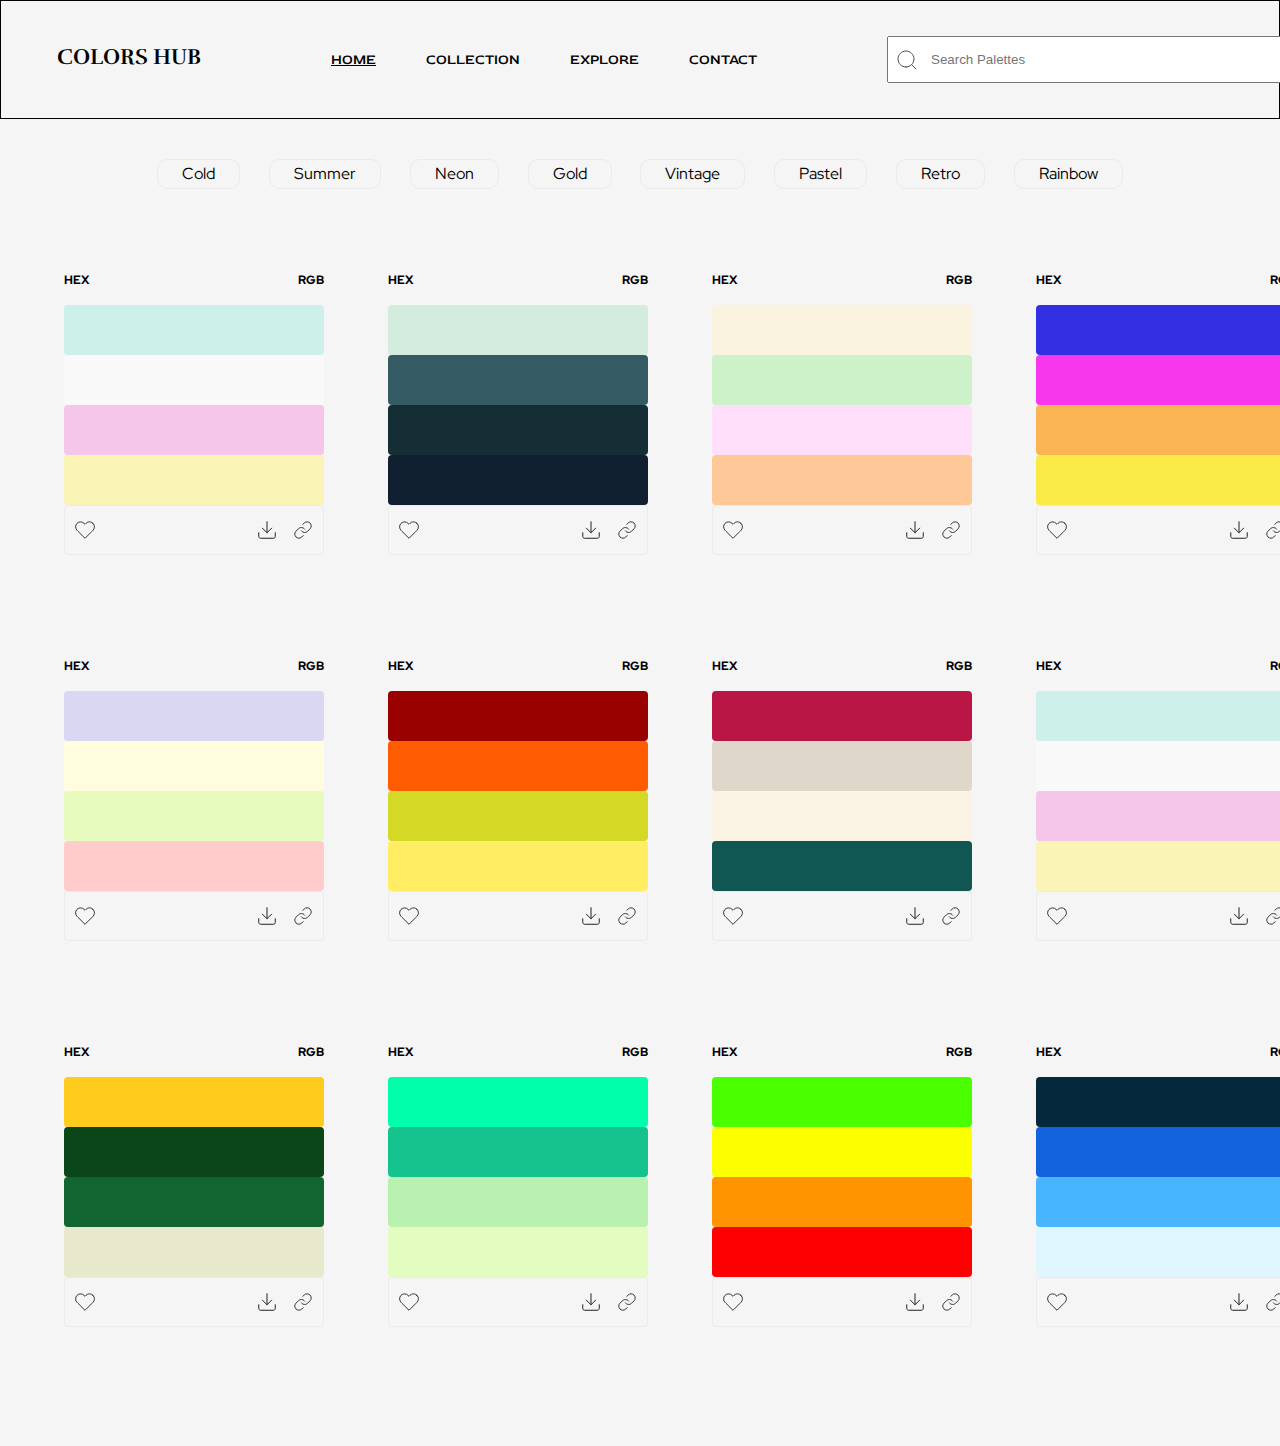
<file: index.html>
<!DOCTYPE html>
<html lang="en">
<head>
    <meta charset="UTF-8">
    <meta http-equiv="X-UA-Compatible" content="IE=edge">
    <meta name="viewport" content="width=device-width, initial-scale=1.0">
    <link rel="stylesheet" href="static/css/reset.css">
    <link rel="stylesheet" href="static/css/style.css">
    <title>home</title>
</head>
<body>
    <header>
        <nav class="nav-bar">
            <div class="header-logo">
                <h2>
                    <a href="index.html">
                        COLORS HUB
                    </a>
                </h2>
            </div>
            <div class="nav-grid">
                <ul>
                    <li>
                        <a class="active" href="index.html">
                            home
                        </a>
                    </li>
                    <li>
                        <a href="collection.html">
                            collection
                        </a>
                    </li>
                    <li>
                        <a href="#">
                            explore
                        </a>
                    </li>
                    <li>
                        <a href="#">
                            contact
                        </a>
                    </li>
                </ul>
            </div>
            <div class="search">
                <div class="search-grid">
                    <span class="search-icon-span">
                        <img class="search-icon" src="static/images/icons/search.svg" alt="search-icon">
                    </span>
                    <input class="search-input" type="search" placeholder="Search Palettes">
                </div>
            </div>
        </nav>
    </header>
    <main>
        <div class="container">
            <ul class="color-theme">
                <li>
                    cold
                </li>
                <li>
                    summer
                </li>
                <li>
                    neon
                </li>
                <li>
                    gold
                </li>
                <li>
                    vintage
                </li>
                <li>
                    pastel
                </li>
                <li>
                    retro
                </li>
                <li>
                    rainbow
                </li>
            </ul>
        </div>
        <div class="container-home">
            <div>
                <div class="color-div">
                    <ul>
                        <li>
                            hex
                        </li>
                        <li class="rgb">
                            rgb
                        </li>
                    </ul>
                </div>
                
                <div class="color-div-2">
                    <div class="color-1">
                        <div class="overlay">
                            <span class="hex-1" >
                                #CDF0EA
                            </span>
                            <span class="rgb-1">
                                205, 240, 234
                            </span>
                        </div>
                    </div>
                    
                    <div class="color-2">
                        <div class="overlay">
                            <span class="hex-1">
                                #F9F9F9
                            </span>
                            <span class="rgb-1">
                                249, 249, 249
                            </span>
                        </div>
                    </div>
                    
                    <div class="color-3">
                        <div class="overlay">
                            <span class="hex-1">
                                #F6C6EA 
                            </span>
                            <span class="rgb-1">
                                246, 198, 234
                            </span>
                        </div>
                    </div>
                    
                    <div class="color-4">
                        <div class="overlay">
                            <span class="hex-1">
                                #FAF4B7
                            </span>
                            <span class="rgb-1">
                                250, 244, 183
                            </span>
                        </div>
                    </div>
                </div>
                <div class="icons">
                    <img src="static/images/icons/heart-icon.svg" alt="heart-icon">
                    <img src="static/images/icons/Download.svg" alt="download-icon">
                    <img src="static/images/icons/Link.svg" alt="link-icon">
                </div>
            </div>
            <div>
                <div class="color-div">
                    <ul>
                        <li>
                            hex
                        </li>
                        <li class="rgb">
                            rgb
                        </li>
                    </ul>
                </div>
                
                <div class="color-div-2">
                    <div class="color-5">
                        <div class="overlay">
                            <span class="hex-1">
                                #D4ECDD
                            </span>
                            <span class="rgb-1">
                                212, 236, 221
                            </span>
                        </div>
                    </div>
                    <div class="color-6">
                        <div class="overlay">
                            <span class="hex-1">
                                #345B63;
                            </span>
                            <span class="rgb-1">
                                52, 91, 99
                            </span>
                        </div>
                    </div>
                    <div class="color-7">
                        <div class="overlay">
                            <span class="hex-1">
                                #152D35
                            </span>
                            <span class="rgb-1">
                                21, 45, 53
                            </span>
                        </div>
                    </div>
                    <div class="color-8">
                        <div class="overlay">
                            <span class="hex-1">
                                #112031                           </span>
                            <span class="rgb-1">
                                17, 32, 49
                            </span>
                        </div>
                    </div>
                </div>
                <div class="icons">
                    <img src="static/images/icons/heart-icon.svg" alt="heart-icon">
                    <img src="static/images/icons/Download.svg" alt="download-icon">
                    <img src="static/images/icons/Link.svg" alt="link-icon">
                </div>
            </div>
            <div>
                <div class="color-div">
                    <ul>
                        <li>
                            hex
                        </li>
                        <li class="rgb">
                            rgb
                        </li>
                    </ul>
                </div>
                
                <div class="color-div-2">
                    <div class="color-9">
                        <div class="overlay">
                            <span class="hex-1">
                                #F9F3DF                           </span>
                            <span class="rgb-1">
                                249, 243, 223
                            </span>
                        </div> 
                    </div>
                    <div class="color-10">
                        <div class="overlay">
                            <span class="hex-1">
                                #CDF2CA                          </span>
                            <span class="rgb-1">
                                205, 242, 202
                            </span>
                        </div>
                    </div>
                    <div class="color-11">
                        <div class="overlay">
                            <span class="hex-1">
                                #FFDEFA                          </span>
                            <span class="rgb-1">
                                255, 222, 250
                            </span>
                        </div>
                    </div>
                    <div class="color-12">
                        <div class="overlay">
                            <span class="hex-1">
                                #FFC898                          </span>
                            <span class="rgb-1">
                                255, 200, 152
                            </span>
                        </div>
                    </div>
                </div>
                <div class="icons">
                    <img src="static/images/icons/heart-icon.svg" alt="heart-icon">
                    <img src="static/images/icons/Download.svg" alt="download-icon">
                    <img src="static/images/icons/Link.svg" alt="link-icon">
                </div>
            </div>
            <div>
                <div class="color-div">
                    <ul>
                        <li>
                            hex
                        </li>
                        <li class="rgb">
                            rgb
                        </li>
                    </ul>
                </div>
                
                <div class="color-div-2">
                    <div class="color-13">
                        <div class="overlay">
                            <span class="hex-1">
                                #3330E4                        </span>
                            <span class="rgb-1">
                                51, 48, 228
                            </span>
                        </div>
                    </div>
                    <div class="color-14">
                        <div class="overlay">
                            <span class="hex-1">
                                #F637EC                         </span>
                            <span class="rgb-1">
                                246, 55, 236
                            </span>
                        </div>
                    </div> 
                    <div class="color-15">
                        <div class="overlay">
                            <span class="hex-1">
                                #FBB454                         </span>
                            <span class="rgb-1">
                                251, 180, 84
                            </span>
                        </div>
                    </div>
                    <div class="color-16">
                        <div class="overlay">
                            <span class="hex-1">
                                #FAEA48                          </span>
                            <span class="rgb-1">
                                250, 234, 72
                            </span>
                        </div>
                    </div>
                </div>
                <div class="icons">
                    <img src="static/images/icons/heart-icon.svg" alt="heart-icon">
                    <img src="static/images/icons/Download.svg" alt="download-icon">
                    <img src="static/images/icons/Link.svg" alt="link-icon">
                </div>
            </div>
            <div>
                <div class="color-div">
                    <ul>
                        <li>
                            hex
                        </li>
                        <li class="rgb">
                            rgb
                        </li>
                    </ul>
                </div>
                
                <div class="color-div-2">
                    <div class="color-17">
                        <div class="overlay">
                            <span class="hex-1">
                                #D9D7F1                          </span>
                            <span class="rgb-1">
                                217, 215, 241
                            </span>
                        </div>
                    </div>
                    <div class="color-18">
                        <div class="overlay">
                            <span class="hex-1">
                                #FFFDDE                          </span>
                            <span class="rgb-1">
                                255, 253, 222
                            </span>
                        </div>
                    </div>
                    <div class="color-19">
                        <div class="overlay">
                            <span class="hex-1">
                                #E7FBBE                         </span>
                            <span class="rgb-1">
                                231, 251, 190
                            </span>
                        </div>
                    </div>
                    <div class="color-20">
                        <div class="overlay">
                            <span class="hex-1">                   
                                #FFCBCB
                            </span>
                            <span class="rgb-1">
                                250, 234, 72
                            </span>
                        </div>
                    </div>
                </div>
                <div class="icons">
                    <img src="static/images/icons/heart-icon.svg" alt="heart-icon">
                    <img src="static/images/icons/Download.svg" alt="download-icon">
                    <img src="static/images/icons/Link.svg" alt="link-icon">
                </div>
            </div>
            <div>
                <div class="color-div">
                    <ul>
                        <li>
                            hex
                        </li>
                        <li class="rgb">
                            rgb
                        </li>
                    </ul>
                </div>
                
                <div class="color-div-2">
                    <div class="color-21">
                        <div class="overlay">
                            <span class="hex-1">                   
                                #990000
                            </span>
                            <span class="rgb-1">
                                153, 0, 0
                            </span>
                        </div>
                    </div>
                    <div class="color-22">
                        <div class="overlay">
                            <span class="hex-1">                   
                                #FF5B00
                            </span>
                            <span class="rgb-1">
                                255, 91, 0
                            </span>
                        </div>
                    </div>
                    <div class="color-23">
                        <div class="overlay">
                            <span class="hex-1">                   
                                #D4D925
                            </span>
                            <span class="rgb-1">
                                212, 217, 37
                            </span>
                    </div></div>
                    <div class="color-24">
                        <div class="overlay">
                            <span class="hex-1">                   
                                #FFEE63
                            </span>
                            <span class="rgb-1">
                                255, 238, 99
                            </span>
                        </div>
                    </div>
                </div>
                <div class="icons">
                    <img src="static/images/icons/heart-icon.svg" alt="heart-icon">
                    <img src="static/images/icons/Download.svg" alt="download-icon">
                    <img src="static/images/icons/Link.svg" alt="link-icon">
                </div>
            </div>
            <div>
                <div class="color-div">
                    <ul>
                        <li>
                            hex
                        </li>
                        <li class="rgb">
                            rgb
                        </li>
                    </ul>
                </div>
                
                <div class="color-div-2">
                    <div class="color-25">
                        <div class="overlay">
                            <span class="hex-1">                   
                                #B91646
                            </span>
                            <span class="rgb-1">
                                185, 22, 70
                            </span>
                        </div>
                    </div>
                    <div class="color-26">
                        <div class="overlay">
                            <span class="hex-1">                   
                                #DFD8CA
                            </span>
                            <span class="rgb-1">
                                223, 216, 202
                            </span>
                        </div>
                    </div>
                    <div class="color-27">
                        <div class="overlay">
                            <span class="hex-1">                   
                                #FBF3E4
                            </span>
                            <span class="rgb-1">
                                251, 243, 228
                            </span>
                        </div>
                    </div>
                    <div class="color-28">
                        <div class="overlay">
                            <span class="hex-1">                   
                                #105652
                            </span>
                            <span class="rgb-1">
                                16, 86, 82
                            </span>
                        </div>
                    </div>
                </div>
                <div class="icons">
                    <img src="static/images/icons/heart-icon.svg" alt="heart-icon">
                    <img src="static/images/icons/Download.svg" alt="download-icon">
                    <img src="static/images/icons/Link.svg" alt="link-icon">
                </div>
            </div>
            <div>
                <div class="color-div">
                    <ul>
                        <li>
                            hex
                        </li>
                        <li class="rgb">
                            rgb
                        </li>
                    </ul>
                </div>
                <!-- same color as first one -->
                <div class="color-div-2">
                    <div class="color-1">
                        <div class="overlay">
                            <span class="hex-1" >
                                #CDF0EA
                            </span>
                            <span class="rgb-1">
                                205, 240, 234
                            </span>
                        </div>
                    </div>
                    
                    <div class="color-2">
                        <div class="overlay">
                            <span class="hex-1">
                                #F9F9F9
                            </span>
                            <span class="rgb-1">
                                249, 249, 249
                            </span>
                        </div>
                    </div>
                    
                    <div class="color-3">
                        <div class="overlay">
                            <span class="hex-1">
                                #F6C6EA 
                            </span>
                            <span class="rgb-1">
                                246, 198, 234
                            </span>
                        </div>
                    </div>
                    
                    <div class="color-4">
                        <div class="overlay">
                            <span class="hex-1">
                                #FAF4B7
                            </span>
                            <span class="rgb-1">
                                250, 244, 183
                            </span>
                        </div>
                    </div>
                </div>
                <div class="icons">
                    <img src="static/images/icons/heart-icon.svg" alt="heart-icon">
                    <img src="static/images/icons/Download.svg" alt="download-icon">
                    <img src="static/images/icons/Link.svg" alt="link-icon">
                </div>
            </div>
            <div>
                <div class="color-div">
                    <ul>
                        <li>
                            hex
                        </li>
                        <li class="rgb">
                            rgb
                        </li>
                    </ul>
                </div>
                
                <div class="color-div-2">
                    <div class="color-29">
                        <div class="overlay">
                            <span class="hex-1">
                                #FFCC1D
                            </span>
                            <span class="rgb-1">
                                255, 204, 29
                            </span>
                        </div>
                    </div>
                    <div class="color-30">
                        <div class="overlay">
                            <span class="hex-1">
                                #0B4619
                            </span>
                            <span class="rgb-1">
                                11, 70, 25
                            </span>
                        </div>
                    </div>
                    <div class="color-31">
                        <div class="overlay">
                            <span class="hex-1">
                                #116530
                            </span>
                            <span class="rgb-1">
                                17, 101, 48
                            </span>
                        </div>
                    </div>
                    <div class="color-32">
                        <div class="overlay">
                            <span class="hex-1">
                                #E8E8CC
                            </span>
                            <span class="rgb-1">
                                232, 232, 204
                            </span>
                        </div>
                    </div>
                </div>
                <div class="icons">
                    <img src="static/images/icons/heart-icon.svg" alt="heart-icon">
                    <img src="static/images/icons/Download.svg" alt="download-icon">
                    <img src="static/images/icons/Link.svg" alt="link-icon">
                </div>
            </div>
            <div>
                <div class="color-div">
                    <ul>
                        <li>
                            hex
                        </li>
                        <li class="rgb">
                            rgb
                        </li>
                    </ul>
                </div>
                
                <div class="color-div-2">
                    <div class="color-33">
                        <div class="overlay">
                            <span class="hex-1">
                                #00FFAB
                            </span>
                            <span class="rgb-1">
                                205, 240, 234
                            </span>
                        </div>
                    </div>
                    <div class="color-34">
                        <div class="overlay">
                            <span class="hex-1"> 
                                #14C38E
                            </span>
                            <span class="rgb-1">
                                249, 249, 249
                            </span>
                        </div>
                    </div>
                    <div class="color-35">
                        <div class="overlay">
                            <span class="hex-1">
                                #B8F1B0
                            </span>
                            <span class="rgb-1">
                                246, 198, 234
                            </span>
                        </div>
                    </div>
                    <div class="color-36">
                        <div class="overlay">
                            <span class="hex-1">   
                                #E3FCBF
                            </span>
                            <span class="rgb-1">
                                250, 244, 183
                            </span>
                        </div>
                    </div>
                </div>
                <div class="icons">
                    <img src="static/images/icons/heart-icon.svg" alt="heart-icon">
                    <img src="static/images/icons/Download.svg" alt="download-icon">
                    <img src="static/images/icons/Link.svg" alt="link-icon">
                </div>
            </div>
            <div>
                <div class="color-div">
                    <ul>
                        <li>
                            hex
                        </li>
                        <li class="rgb">
                            rgb
                        </li>
                    </ul>
                </div>
                
                <div class="color-div-2">
                    <div class="color-37">
                        <div class="overlay">
                            <span class="hex-1">   
                                #49FF00
                            </span>
                            <span class="rgb-1">
                                73, 255, 0
                            </span>
                        </div>
                    </div>
                    <div class="color-38">
                        <div class="overlay">
                            <span class="hex-1"> 
                                #FBFF00
                            </span>
                            <span class="rgb-1">
                                251, 255, 0
                            </span>
                        </div>
                    </div>
                    <div class="color-39">
                        <div class="overlay">
                            <span class="hex-1">   
                                #FF9300
                            </span>
                            <span class="rgb-1">
                                255, 147, 0
                            </span>
                        </div>
                    </div>
                    <div class="color-40">
                        <div class="overlay">
                            <span class="hex-1">   
                                #FF0000
                            </span>
                            <span class="rgb-1">
                                255, 0, 0
                            </span>
                        </div>
                    </div>
                </div>
                <div class="icons">
                    <img src="static/images/icons/heart-icon.svg" alt="heart-icon">
                    <img src="static/images/icons/Download.svg" alt="download-icon">
                    <img src="static/images/icons/Link.svg" alt="link-icon">
                </div>
            </div>
            <div>
                <div class="color-div">
                    <ul>
                        <li>
                            hex
                        </li>
                        <li class="rgb">
                            rgb
                        </li>
                    </ul>
                </div>
                
                <div class="color-div-2">
                    <div class="color-41">
                        <div class="overlay">
                            <span class="hex-1">   
                                #06283D
                            </span>
                            <span class="rgb-1">
                                6, 40, 61
                            </span>
                        </div>
                    </div>
                    <div class="color-42">
                        <div class="overlay">
                            <span class="hex-1">   
                                #1363DF
                            </span>
                            <span class="rgb-1">
                                71, 181, 255
                            </span>
                        </div>
                    </div>
                    <div class="color-43">
                        <div class="overlay">
                            <span class="hex-1">   
                                #47B5FF
                            </span>
                            <span class="rgb-1">
                                19, 99, 223
                            </span>
                        </div>
                    </div>
                    <div class="color-44">
                        <div class="overlay">
                            <span class="hex-1">   
                                #DFF6FF
                            </span>
                            <span class="rgb-1">
                                223, 246, 255
                            </span>
                        </div>
                    </div>
                </div>
                <div class="icons">
                    <img src="static/images/icons/heart-icon.svg" alt="heart-icon">
                    <img src="static/images/icons/Download.svg" alt="download-icon">
                    <img src="static/images/icons/Link.svg" alt="link-icon">
                </div>
            </div>
        </div>
    </main>
    <script src="js/javascript.js"></script>
</body>
</html>
</file>
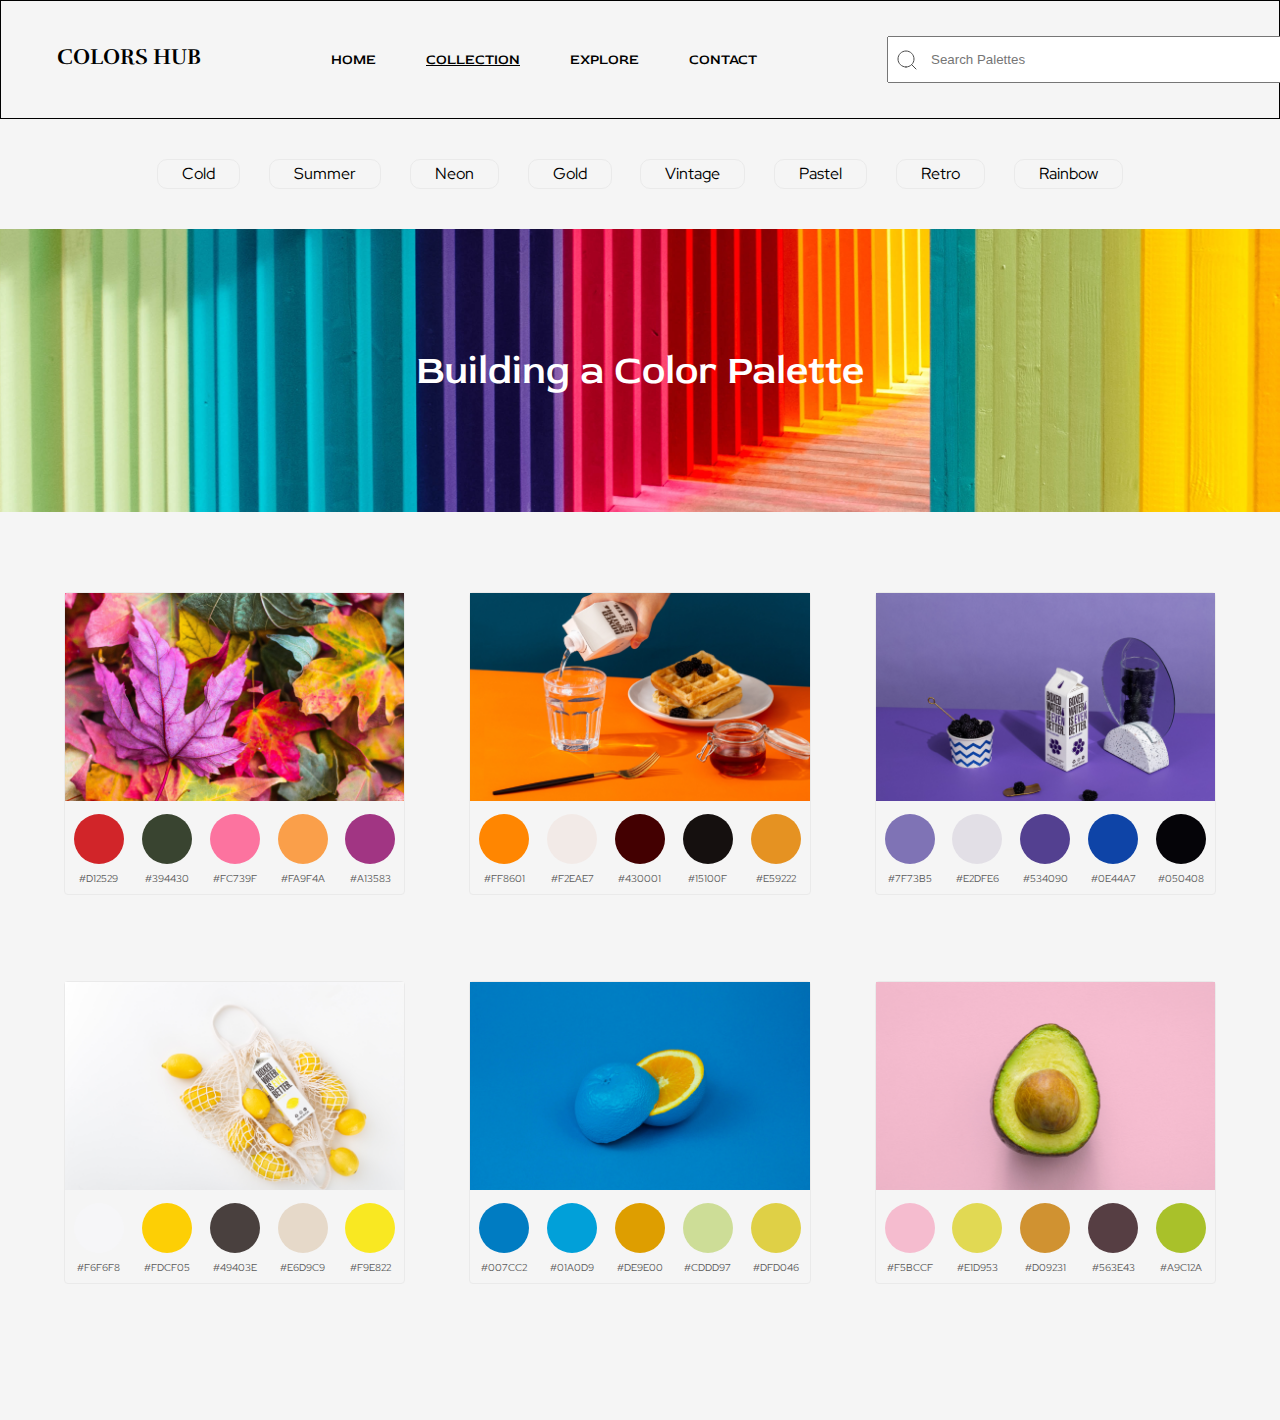
<file: collection.html>
<!DOCTYPE html>
<html lang="en">
<head>
    <meta charset="UTF-8">
    <meta http-equiv="X-UA-Compatible" content="IE=edge">
    <meta name="viewport" content="width=device-width, initial-scale=1.0">
    <link rel="stylesheet" href="static/css/reset.css">
    <link rel="stylesheet" href="static/css/style.css">
    <title>home</title>
</head>
<body>
    <header>
        <nav class="nav-bar">
            <div class="header-logo">
                <h2>
                    <a href="index.html">
                        COLORS HUB
                    </a>
                </h2>
            </div>
            <div class="nav-grid">
                <ul>
                    <li>
                        <a href="index.html">
                            home
                        </a>
                    </li>
                    <li>
                        <a class="active" href="collection.html">
                            collection
                        </a>
                    </li>
                    <li>
                        <a href="#">
                            explore
                        </a>
                    </li>
                    <li>
                        <a href="#">
                            contact
                        </a>
                    </li>
                </ul>
            </div>
            <div class="search">
                <div class="search-grid">
                    <span class="search-icon-span">
                        <img class="search-icon" src="static/images/icons/search.svg" alt="search-icon">
                    </span>
                    <input class="search-input" type="search" placeholder="Search Palettes">
                </div>
            </div>
        </nav>
    </header>
    <main>
        <div class="container">
            <ul class="color-theme">
                <li>
                    cold
                </li>
                <li>
                    summer
                </li>
                <li>
                    neon
                </li>
                <li>
                    gold
                </li>
                <li>
                    vintage
                </li>
                <li>
                    pastel
                </li>
                <li>
                    retro
                </li>
                <li>
                    rainbow
                </li>
            </ul>
        </div>
        <div class="palette-div">
            <img class="collection-palette" src="static/images/img/palette.png" alt="palette">
            <h3 class="collection-title">
                Building a Color Palette
            </h3>
        </div>

        <div class="collection-container">
            <div class="collection-img">
                <div class="collection-div">
                    <img class="img" src="static/images/img/leaves.png" alt="leaves">
                </div>
                
                <div class="collection-div-2">
                    <div class="circle-1">
                    </div>
                    
                    <div class="circle-2">
                    </div>
                    
                    <div class="circle-3">
                    </div>
                    
                    <div class="circle-4">
                        
                    </div>
                    <div class="circle-5">

                    </div>
                </div>
                <div class="collection-hex-div">
                    <div>
                        <span>
                            #D12529
                        </span>
                    </div>
                    <div>
                        <span>                           
                            #394430
                        </span>
                    </div>
                    <div>
                        <span>             
                            #FC739F
                        </span>
                    </div>
                    <div>
                        <span>
                            #FA9F4A
                        </span>
                    </div>
                    <div>
                        <span>
                            #A13583
                        </span>
                    </div>
                </div>
            </div>
            <div class="collection-img">
                <div class="collection-div">
                    <img class="img" src="static/images/img/water-cake.png" alt="water-cake">
                </div>
                
                <div class="collection-div-2">
                    <div class="circle-6">
                    </div>
                    
                    <div class="circle-7">
                    </div>
                    
                    <div class="circle-8">
                    </div>
                    
                    <div class="circle-9">
                        
                    </div>
                    <div class="circle-10">

                    </div>
                </div>
                <div class="collection-hex-div">
                    <div>
                        <span>
                            #FF8601
                        </span>
                    </div>
                    <div>
                        <span>                           
                            #F2EAE7
                        </span>
                    </div>
                    <div>
                        <span>             
                            #430001
                        </span>
                    </div>
                    <div>
                        <span>
                            #15100F
                        </span>
                    </div>
                    <div>
                        <span>
                            #E59222
                        </span>
                    </div>
                </div>
            </div>
            <div class="collection-img">
                <div class="collection-div">
                    <img class="img" src="static/images/img/redberry.png" alt="redberry">
                </div>
                
                <div class="collection-div-2">
                    <div class="circle-11">
                    </div>
                    
                    <div class="circle-12">
                    </div>
                    
                    <div class="circle-13">
                    </div>
                    
                    <div class="circle-14">
                        
                    </div>
                    <div class="circle-15">

                    </div>
                </div>
                <div class="collection-hex-div">
                    <div>
                        <span>
                            #7F73B5
                        </span>
                    </div>
                    <div>
                        <span>                           
                            #E2DFE6
                        </span>
                    </div>
                    <div>
                        <span>             
                            #534090
                        </span>
                    </div>
                    <div>
                        <span>
                            #0E44A7
                        </span>
                    </div>
                    <div>
                        <span>
                            #050408
                        </span>
                    </div>
                </div>
            </div>
            <div class="collection-img">
                <div class="collection-div">
                    <img class="img" src="static/images/img/lemone.png" alt="leaves">
                </div>
                <div class="collection-div-2">
                    <div class="circle-16">
                    </div>
                    
                    <div class="circle-17">
                    </div>
                    
                    <div class="circle-18">
                    </div>
                    
                    <div class="circle-19">
                        
                    </div>
                    <div class="circle-20">

                    </div>
                </div>
                <div class="collection-hex-div">
                    <div>
                        <span>
                            #F6F6F8
                        </span>
                    </div>
                    <div>
                        <span>                           
                            #FDCF05
                        </span>
                    </div>
                    <div>
                        <span>             
                            #49403E
                        </span>
                    </div>
                    <div>
                        <span>
                            #E6D9C9
                        </span>
                    </div>
                    <div>
                        <span>
                            #F9E822
                        </span>
                    </div>
                </div>
            </div>
            <div class="collection-img">
                <div class="collection-div">
                    <img class="img" src="static/images/img/orange.png" alt="orange">
                </div>
                
                <div class="collection-div-2">
                    <div class="circle-21">
                    </div>
                    
                    <div class="circle-22">
                    </div>
                    
                    <div class="circle-23">
                    </div>
                    
                    <div class="circle-24">
                        
                    </div>
                    <div class="circle-25">

                    </div>
                </div>
                <div class="collection-hex-div">
                    <div>
                        <span>
                            #007CC2
                        </span>
                    </div>
                    <div>
                        <span>                           
                            #01A0D9
                        </span>
                    </div>
                    <div>
                        <span>             
                            #DE9E00
                        </span>
                    </div>
                    <div>
                        <span>
                            #CDDD97
                        </span>
                    </div>
                    <div>
                        <span>
                           #DFD046
                        </span>
                    </div>
                </div>
            </div>
            <div class="collection-img">
                <div class="collection-div">
                    <img class="img" src="static/images/img/avocado.png" alt="avocado">
                </div>
                
                <div class="collection-div-2">
                    <div class="circle-26">
                    </div>
                    
                    <div class="circle-27">
                    </div>
                    
                    <div class="circle-28">
                    </div>
                    
                    <div class="circle-29">
                        
                    </div>
                    <div class="circle-30">

                    </div>
                </div>
                <div class="collection-hex-div">
                    <div>
                        <span>
                            #F5BCCF
                        </span>
                    </div>
                    <div>
                        <span>                           
                            #E1D953
                        </span>
                    </div>
                    <div>
                        <span>             
                            #D09231
                        </span>
                    </div>
                    <div>
                        <span>
                            #563E43
                        </span>
                    </div>
                    <div>
                        <span>
                            #A9C12A
                        </span>
                    </div>
                </div>
            </div>
            
        </div>

        
        

    </main>
    <script src="js/javascript.js"></script>
</body>
</html>
</file>
<file: static/css/style.css>
/* header */

html{
    background-color: #F5F5F5;;
}

@font-face {
    font-family: 'Rufina Bold';
    src: url(../fonts/Rufina/Rufina-Bold.ttf);
}
@font-face {
    font-family: 'RedRose Medium';
    src: url(../fonts/RedRose/RedRose-Medium.ttf);
}
@font-face {
    font-family: 'RedHat Dispaly';
    src: url(../fonts/RedHatDispaly/RedHatDisplay-VariableFont_wght.ttf);
}
a{
    text-decoration: none;
    color: inherit;
}
.nav-bar{
    width: 100%;
    height: 119px;
    display: grid;
    grid-template-columns: repeat(4, 1fr);
    grid-column-gap: 130px;
    border: 1px solid #000000;
}
.header-logo{
    width: 200px;
    height: 27px;
    display: grid;
    grid-column-gap: 20px;
    align-self: center;
    justify-content: end;

    font-family: 'Rufina Bold';
    font-size: 22px;
    text-transform: uppercase;   
}
.header-logo:hover{
    text-shadow: 0 0 15px rgba(0, 0, 255, .2);
    transition-duration: .5s;
}
.nav-grid ul{
    display: grid;
    grid-template-columns: repeat(4, 1fr);
    column-gap: 50px;

    font-family: 'RedRose Medium';
    font-size: 14px;
    text-transform: uppercase;
}
.nav-grid{
    align-self: center;
}
.active{
    text-decoration: underline;
}
.nav-bar ul li:hover{
    transform: scale(1.1);
    text-shadow: 0 0 15px rgba(2, 2, 63, 0.2);
    transition-duration: .5s;
}
.search{
    display: grid;
    grid-template-columns: repeat(2, 1fr);
    justify-items: end;
    align-items: center;
}
.search-grid{
    display: grid;
}
.search-icon-span{
    width: 40px;
    height: 47px;
    position: absolute;
    display: grid;
}
.search-icon{
    display: grid;
    place-self: center;
    cursor: pointer;
}
.search-icon:hover{
    transform: scale(1.1);
    text-shadow: 0 0 15px rgba(2, 2, 63, 0.2);
    transition-duration: .5s;
}
.search-input{
    padding: 14px 225px 14px 42px;
}

/* main */
.container{
    max-width: 1440px;
    width: 80%;
    margin: 0 auto;
    margin-top: 40px;
}
.color-theme{
    display: flex;
    justify-content: space-evenly;
}
.color-theme li{
    padding: 6px 24px;
    border: 1px solid #EAEAEA;
    border-radius: 10px;
    cursor:pointer;

    font-family: 'RedHat Dispaly';
    font-size: 16px;
    text-transform: capitalize;
}
.color-theme li:hover{
    transform: scale(1.1);
    box-shadow: 0 0 15px rgb(195, 179, 219);
    transition-duration: .5s;
}

/* Home page-body */
.container-home{
    width: 90%;
    margin: 0 auto;
    margin-top: 66px;
    margin-bottom: 119px;
    display: grid;
    grid-template-columns: repeat(4, 1fr);
    grid-template-rows: repeat(3, 1fr);
    column-gap: 64px;
    row-gap: 86px;
}
.color-div{
    width: 260px;
    height: 50px;
    display: grid;
}
.color-div ul{
    display: grid;
    grid-template-columns: repeat(2, 1fr);
    align-items: center;   
}
.color-div ul li{
    font-family:'RedHat Dispaly';
    font-size: 12px;
    font-weight: bold;
    text-transform: uppercase;
}
.rgb{
    display: grid;
    justify-self: end;
}
.icons{
    width: 260px;
    height: 50px;
    display: flex;
    justify-content: space-between;
    align-items: center;
    border: 1px solid #EAEAEA;
    border-radius: 4px; 
}
.icons img{
    width: 20px;
    height: 18px;
    cursor: pointer;
}
.icons img:hover{
    transform: scale(1.1);
    transition-duration: .5s;
}
.icons :nth-child(1){
    margin-left: 10px;
}
.icons :nth-child(2){
    margin-left: 146px;
}
.icons :nth-child(3){
    margin-right: 10px;
}
.color-div-2{
    position: relative;
    display: grid;
    grid-template-rows: repeat(4, 1fr);
    
}
.color-div-2 div{
    width: 260px;
    height: 50px;
    border-radius: 4px;
}
.overlay{
    position: absolute;
    display: flex;
    justify-content: space-between;
    align-items: flex-end;
    color: #FFFFFF;
    font-family: 'RedHat Dispaly';
    font-size: 12px;
    opacity: 0;
    transition-duration: .5s;
}
.hex-1, .rgb-1{
    background: rgba(217, 217, 217, 0.5);
    border-radius: 10px 0px 4px;
}
.overlay:hover{
    transition-duration: .5s;
    opacity: 1;
}
.color-1{   
    background-color:#CDF0EA;
}
.color-2{
    background-color:#F9F9F9;
}
.color-3{
    background-color: #F6C6EA;
}
.color-4{
    background-color: #FAF4B7;
}
.color-5{
    background-color: #D4ECDD;
}
.color-6{
    background-color: #345B63;
}
.color-7{
    background-color: #152D35;
}
.color-8{
    background-color: #112031;
}
.color-9{
    background-color:  #F9F3DF;
}
.color-10{
    background-color: #CDF2CA;
}
.color-11{
    background-color: #FFDEFA;
}
.color-12{
    background-color: #FFC898;
}
.color-13{
    background-color:  #3330E4;
}
.color-14{
    background-color: #F637EC;
}
.color-15{
    background-color: #FBB454;
}
.color-16{
    background-color: #FAEA48;
}
.color-17{
    background-color:  #D9D7F1;
}
.color-18{
    background-color: #FFFDDE;
}
.color-19{
    background-color: #E7FBBE;
}
.color-20{
    background-color: #FFCBCB;
}
.color-21{
    background-color:  #990000;
}
.color-22{
    background-color: #FF5B00;
}
.color-23{
    background-color: #D4D925;
}
.color-24{
    background-color: #FFEE63;
}
.color-25{
    background-color:  #B91646;
}
.color-26{
    background-color: #DFD8CA;
}
.color-27{
    background-color: #FBF3E4;
}
.color-28{
    background-color: #105652;
}
.color-29{
    background-color:  #FFCC1D;
}
.color-30{
    background-color: #0B4619;
}
.color-31{
    background-color: #116530;
}
.color-32{
    background-color: #E8E8CC;
}
.color-33{
    background-color:  #00FFAB;
}
.color-34{
    background-color: #14C38E;
}
.color-35{
    background-color: #B8F1B0;
}
.color-36{
    background-color: #E3FCBF;
}
.color-37{
    background-color:  #49FF00;
}
.color-38{
    background-color:  #FBFF00;
}
.color-39{
    background-color: #FF9300;
}
.color-40{
    background-color: #FF0000;
}
.color-41{
    background-color:  #06283D;
}
.color-42{
    background-color:  #1363DF;
}
.color-43{
    background-color: #47B5FF;
}
.color-44{
    background-color: #DFF6FF;
}
/* collection - body*/
.palette-div{
    position: relative;
    display: grid;
    grid-template-rows: 1fr;
    margin-top: 40px;
    margin-bottom: 80px;
}
.palette-div:hover{
    opacity: 0.6;
    transition-duration: .3s;
}
.collection-palette{
    width: 100%;
    height: 283px;
}
.collection-title{
    position: absolute;
    font-family: 'RedRose Medium';
    font-size: 40px;
    color: #FFFFFF;
    display: flex;
    align-self: center;
    justify-self: center;
}
.collection-container{
    width: 90%;
    margin: 0 auto;
    margin-bottom: 136px;
    display: grid;
    grid-template-columns: repeat(3, 1fr);
    grid-template-rows: repeat(2, 1fr);
    column-gap: 64px;
    row-gap: 86px;
}
.collection-img{
    border: 1px solid #EAEAEA;
    border-radius: 4px;
}
.collection-div-2{
    display: grid;
    grid-template-columns: repeat(5, 1fr);
    place-items: center;
    margin-top: 10px;
}
.collection-div-2 div:hover{
    transform: scale(1.1);
    transition-duration: .5s;
}
.img{
    width: 100%;
}
.circle-1{
    background-color: #D12529;
    width: 50px;
    height: 50px;
    border-radius: 50px;
}
.circle-2{
    background-color: #394430;
    width: 50px;
    height: 50px;
    border-radius: 50px;
}
.circle-3{
    background-color: #FC739F;
    width: 50px;
    height: 50px;
    border-radius: 50px;
}
.circle-4{
    background-color: #FA9F4A;
    width: 50px;
    height: 50px;
    border-radius: 50px;
}
.circle-5{
    background-color: #A13583;
    width: 50px;
    height: 50px;
    border-radius: 50px;
}
.circle-6{
    background-color: #FF8601;
    width: 50px;
    height: 50px;
    border-radius: 50px;
}
.circle-7{
    background-color: #F2EAE7;
    width: 50px;
    height: 50px;
    border-radius: 50px;
}
.circle-8{
    background-color: #430001;
    width: 50px;
    height: 50px;
    border-radius: 50px;
}
.circle-9{
    background-color: #15100F;
    width: 50px;
    height: 50px;
    border-radius: 50px;
}
.circle-10{
    background-color: #E59222;
    width: 50px;
    height: 50px;
    border-radius: 50px;
}
.circle-11{
    background-color: #7F73B5;
    width: 50px;
    height: 50px;
    border-radius: 50px;
}
.circle-12{
    background-color: #E2DFE6;
    width: 50px;
    height: 50px;
    border-radius: 50px;
}
.circle-13{
    background-color: #534090;
    width: 50px;
    height: 50px;
    border-radius: 50px;
}
.circle-14{
    background-color: #0E44A7;
    width: 50px;
    height: 50px;
    border-radius: 50px;
}
.circle-15{
    background-color: #050408;
    width: 50px;
    height: 50px;
    border-radius: 50px;
}
.circle-16{
    background-color: #F6F6F8;
    width: 50px;
    height: 50px;
    border-radius: 50px;
}
.circle-17{
    background-color: #FDCF05;
    width: 50px;
    height: 50px;
    border-radius: 50px;
}
.circle-18{
    background-color: #49403E;
    width: 50px;
    height: 50px;
    border-radius: 50px;
}
.circle-19{
    background-color: #E6D9C9;
    width: 50px;
    height: 50px;
    border-radius: 50px;
}
.circle-20{
    background-color: #F9E822;
    width: 50px;
    height: 50px;
    border-radius: 50px;
}
.circle-21{
    background-color: #007CC2;
    width: 50px;
    height: 50px;
    border-radius: 50px;
}
.circle-22{
    background-color: #01A0D9;
    width: 50px;
    height: 50px;
    border-radius: 50px;
}
.circle-23{
    background-color: #DE9E00;
    width: 50px;
    height: 50px;
    border-radius: 50px;
}
.circle-24{
    background-color: #CDDD97;
    width: 50px;
    height: 50px;
    border-radius: 50px;
}
.circle-25{
    background-color: #DFD046;
    width: 50px;
    height: 50px;
    border-radius: 50px;
}
.circle-26{
    background-color: #F5BCCF;
    width: 50px;
    height: 50px;
    border-radius: 50px;
}
.circle-27{
    background-color: #E1D953;
    width: 50px;
    height: 50px;
    border-radius: 50px;
}
.circle-28{
    background-color: #D09231;
    width: 50px;
    height: 50px;
    border-radius: 50px;
}
.circle-29{
    background-color: #563E43;
    width: 50px;
    height: 50px;
    border-radius: 50px;
}
.circle-30{
    background-color: #A9C12A;
    width: 50px;
    height: 50px;
    border-radius: 50px;
}
.collection-hex-div{
    display: grid;
    grid-template-columns: repeat(5, 1fr);
    place-items: center;
    font-family:'RedHat Dispaly';
    font-size: 10px;
    color: #5A5A5A;
    margin-top: 10px;
    margin-bottom: 10px;
}
</file>
